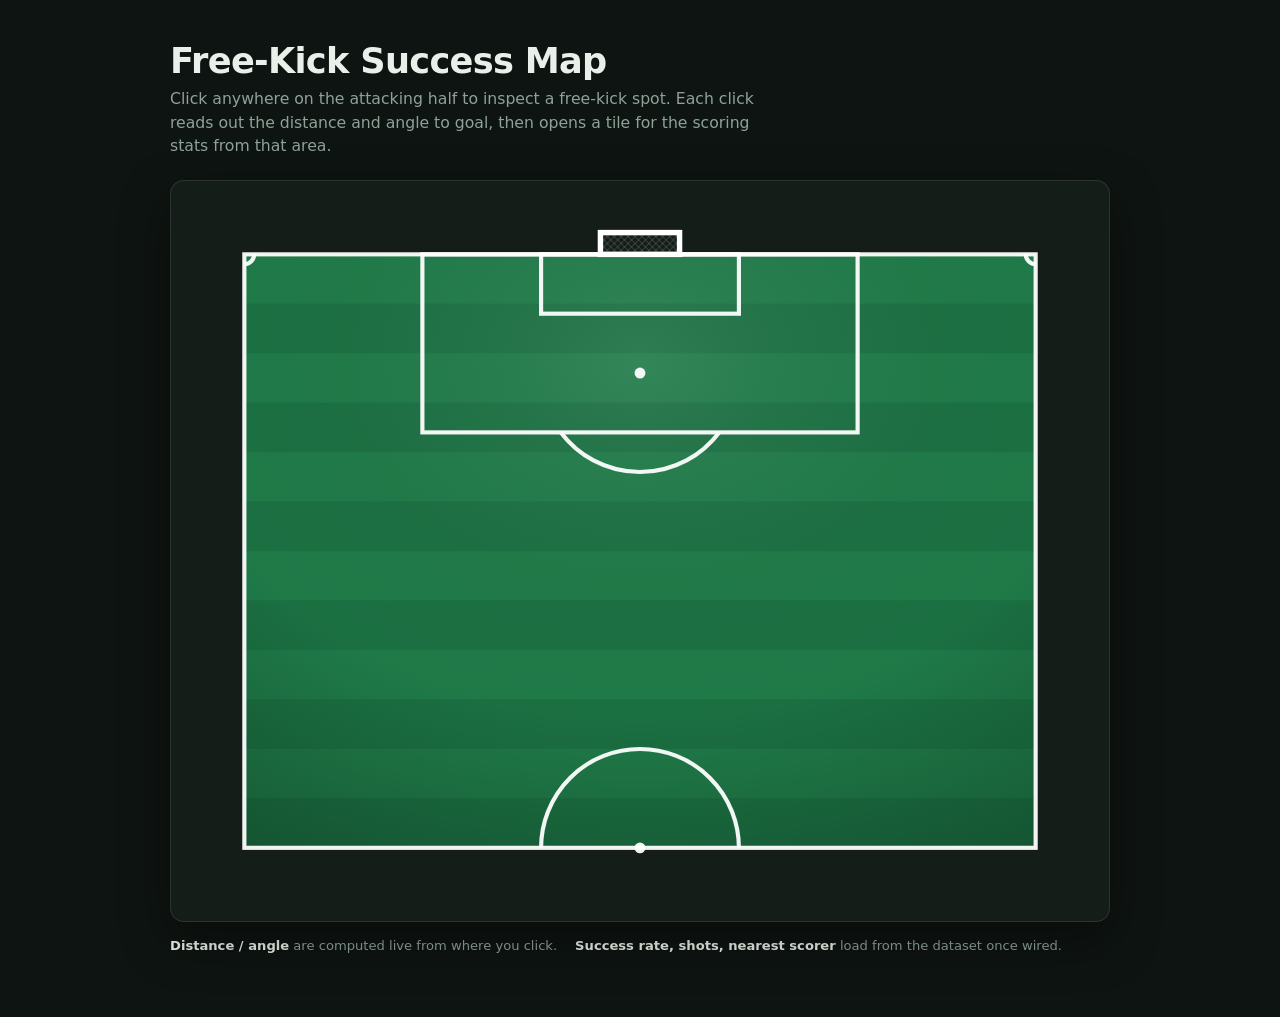
<file: index.html>
<!DOCTYPE html>
<html lang="en">
<head>
  <meta charset="UTF-8" />
  <meta http-equiv="refresh" content="0; url=app/" />
  <link rel="canonical" href="app/" />
  <title>Free-Kick Success Map</title>
</head>
<body>
  <p>Redirecting to the <a href="app/">Free-Kick Success Map</a>.</p>
</body>
</html>
</file>
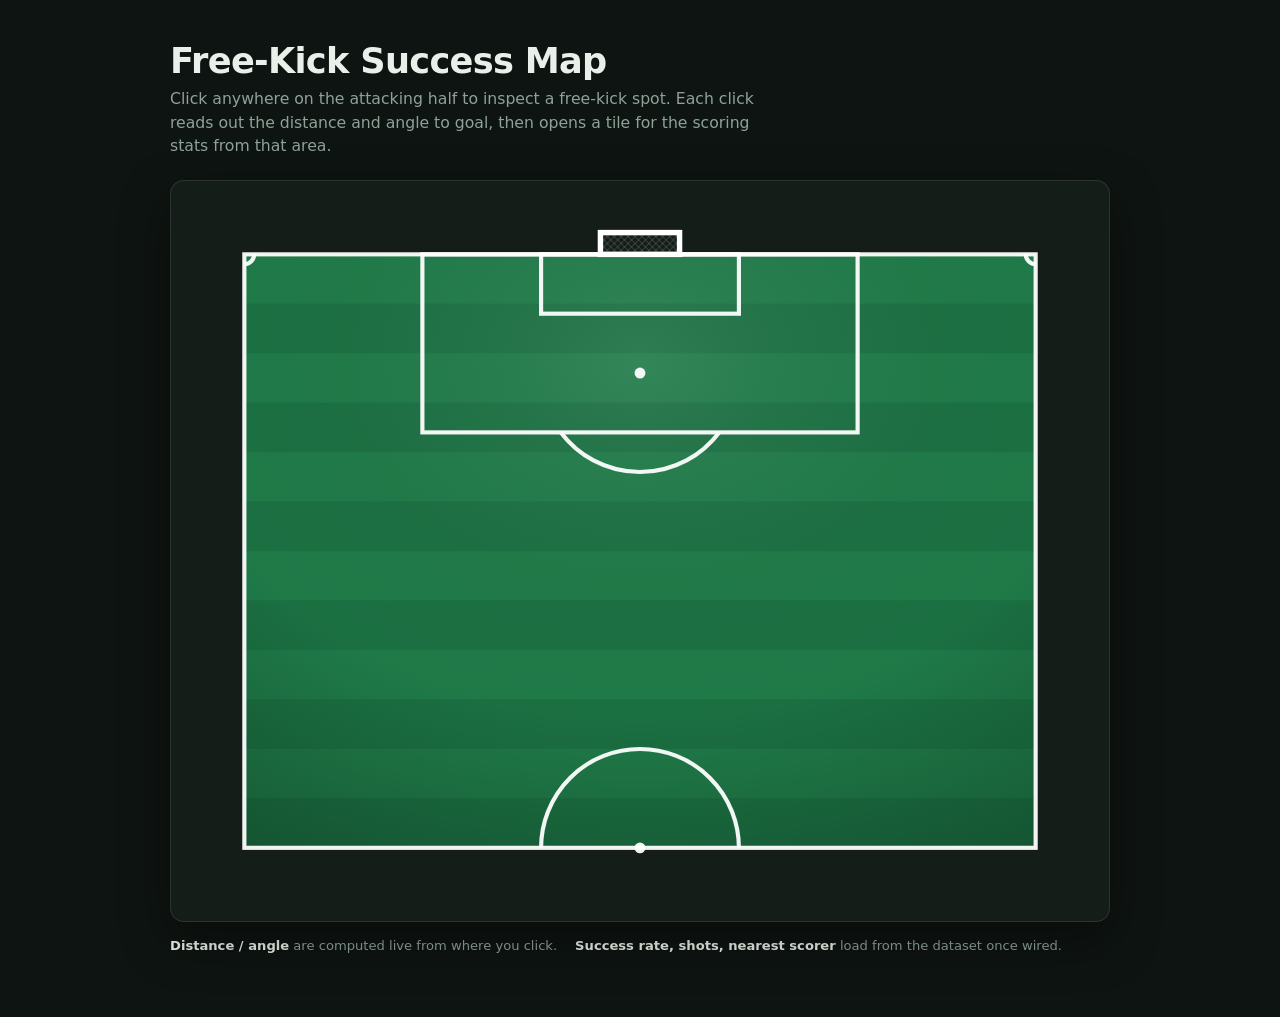
<file: app/index.html>
<!DOCTYPE html>
<html lang="en">
<head>
  <meta charset="UTF-8" />
  <meta name="viewport" content="width=device-width, initial-scale=1.0" />
  <title>Free-Kick Success Map</title>
  <link rel="stylesheet" href="styles.css" />
</head>
<body>
  <main class="page">
    <header class="masthead">
      <h1 class="masthead__title">Free-Kick Success Map</h1>
      <p class="masthead__sub">
        Click anywhere on the attacking half to inspect a free-kick spot. Each click reads out the
        distance and angle to goal, then opens a tile for the scoring stats from that area.
      </p>
    </header>

    <section class="stage">
      <svg id="pitch" viewBox="0 0 92 72" preserveAspectRatio="xMidYMid meet"
           role="img" aria-label="Attacking half of a soccer pitch. Click to inspect a spot."></svg>

      <div class="tile" id="tile" hidden role="dialog" aria-label="Free-kick spot statistics">
        <button class="tile__close" type="button" aria-label="Close">&times;</button>
        <span class="tile__kicker">Free-kick spot</span>
        <span class="tile__coord" id="tileCoord">pitch x, y</span>

        <div class="tile__geo">
          <div class="stat">
            <span class="stat__label">Distance</span>
            <span class="stat__value" id="statDist">--</span>
          </div>
          <div class="stat">
            <span class="stat__label">Angle</span>
            <span class="stat__value" id="statAngle">--</span>
          </div>
        </div>

        <div class="tile__divider">From this area</div>

        <div class="tile__data">
          <div class="stat stat--big">
            <span class="stat__label">Success rate</span>
            <span class="stat__value is-empty" id="statRate">--</span>
          </div>
          <div class="stat">
            <span class="stat__label">Shots</span>
            <span class="stat__value is-empty" id="statShots">--</span>
          </div>
          <div class="stat">
            <span class="stat__label">Goals</span>
            <span class="stat__value is-empty" id="statGoals">--</span>
          </div>
          <div class="stat stat--wide">
            <span class="stat__label">Nearest scorer</span>
            <span class="stat__value is-empty" id="statScorer">--</span>
          </div>
        </div>

        <p class="tile__note" id="tileNote">
          Data slots ready. Run src/build_field_data.py to fill them from the free-kick datasets.
        </p>
      </div>
    </section>

    <div class="legend">
      <span><b>Distance / angle</b> are computed live from where you click.</span>
      <span><b>Success rate, shots, nearest scorer</b> load from the dataset once wired.</span>
    </div>
  </main>

  <script src="app.js"></script>
</body>
</html>
</file>
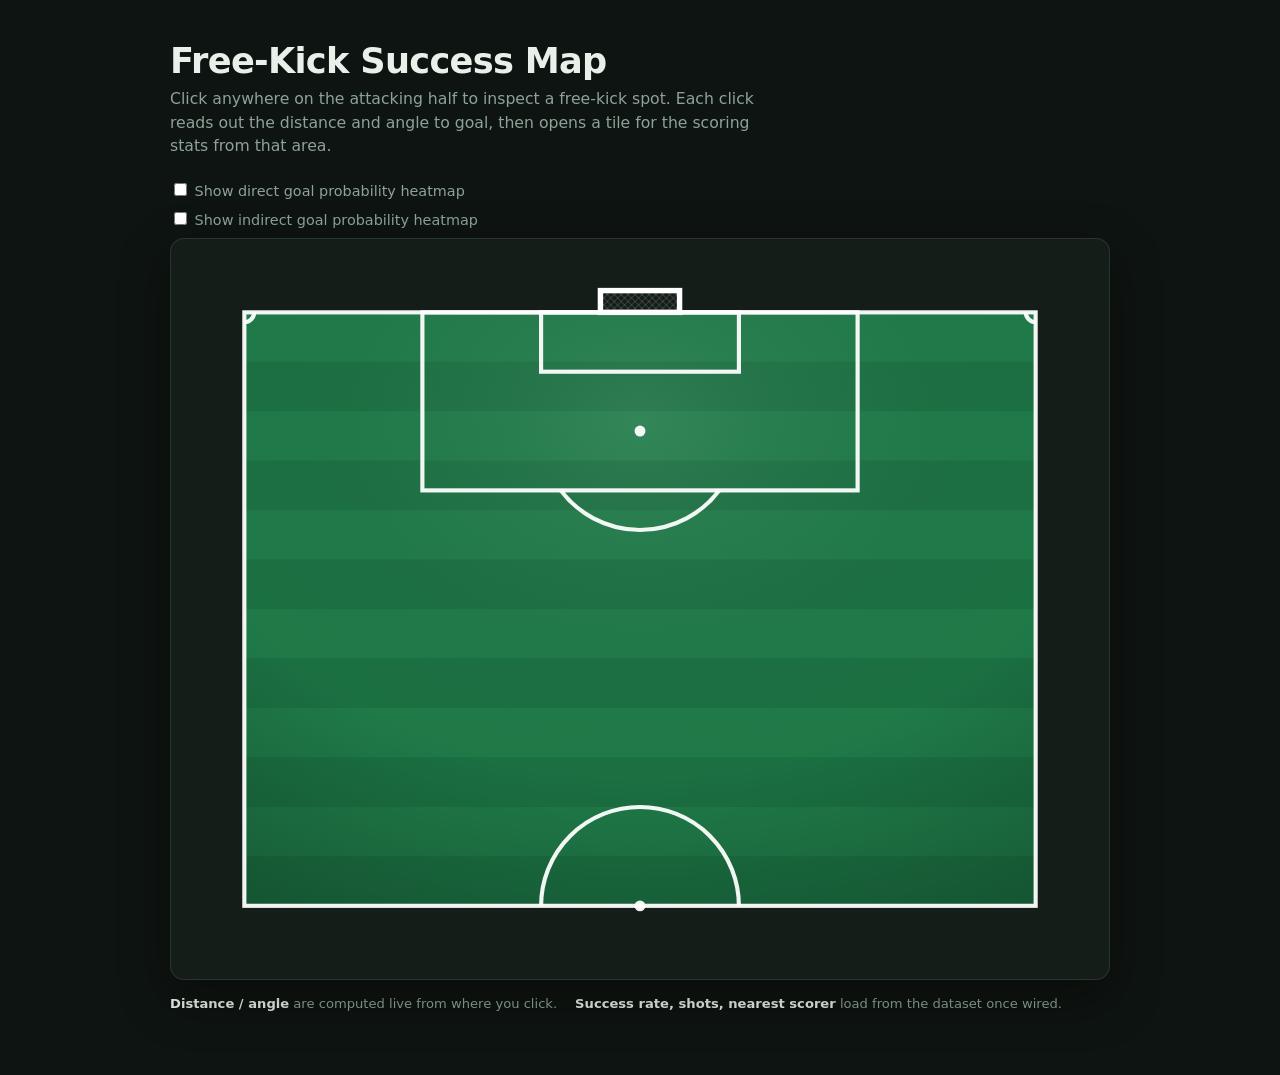
<file: freekick_map.html>
<!DOCTYPE html>
<html lang="en">
<head>
<meta charset="UTF-8" />
<meta name="viewport" content="width=device-width, initial-scale=1.0" />
<title>Free-Kick Success Map</title>
<!--
  SINGLE-FILE VERSION. Double-click this file to open it in any browser.
  No server, no install. Everything (styles, code, data) is inside this one file.
  To refresh the data later, run: python src/build_field_data.py
-->
<style>
:root{
  --bg:#0e1411;--bg-panel:#141d18;--line:rgba(255,255,255,.10);--text:#e9efe9;
  --text-muted:#8ea297;--accent:#f5a524;--accent-soft:rgba(245,165,36,.16);
  --grass-a:#1f7a48;--grass-b:#1b7042;--pitch-line:rgba(255,255,255,.94);
  --radius-card:14px;--radius-chip:10px;
  --mono:ui-monospace,"SF Mono","Cascadia Mono","Roboto Mono",Menlo,Consolas,monospace;
  --sans:ui-sans-serif,system-ui,-apple-system,"Segoe UI",Roboto,Helvetica,Arial,sans-serif;
}
*{box-sizing:border-box}
html,body{margin:0;background:var(--bg);color:var(--text);font-family:var(--sans);-webkit-font-smoothing:antialiased}
.page{max-width:980px;margin:0 auto;padding:40px 20px 64px}
.masthead{margin-bottom:22px}
.masthead__title{font-size:clamp(1.6rem,3vw,2.2rem);font-weight:700;letter-spacing:-.02em;margin:0 0 6px}
.masthead__sub{margin:0;color:var(--text-muted);font-size:.98rem;max-width:60ch;line-height:1.5}
.stage{position:relative;background:var(--bg-panel);border:1px solid var(--line);border-radius:var(--radius-card);padding:14px;box-shadow:0 18px 50px rgba(0,0,0,.35)}
#pitch{display:block;width:100%;height:auto;cursor:crosshair;border-radius:8px;touch-action:manipulation}
.grass{fill:var(--grass-b)}.stripe-a{fill:var(--grass-a)}.stripe-b{fill:var(--grass-b)}
.pline{fill:none;stroke:var(--pitch-line);stroke-width:.42;stroke-linejoin:miter}.pdot{fill:var(--pitch-line)}
.goalframe{fill:none;stroke:#fff;stroke-width:.55}
.marker-dot{fill:var(--accent);stroke:#0e1411;stroke-width:.25}
.marker-ring{fill:none;stroke:var(--accent);stroke-width:.35;transform-box:fill-box;transform-origin:center}
@media (prefers-reduced-motion:no-preference){
  .marker-ring{animation:pulse 1.8s ease-out infinite}
  .marker-dot{animation:pop .28s cubic-bezier(.16,1,.3,1)}
}
@keyframes pulse{0%{opacity:.55;transform:scale(.6)}70%{opacity:0;transform:scale(2.4)}100%{opacity:0;transform:scale(2.4)}}
@keyframes pop{from{transform:scale(.2)}to{transform:scale(1)}}
.tile{position:absolute;z-index:20;width:250px;background:rgba(20,29,24,.96);border:1px solid var(--line);border-radius:var(--radius-card);padding:14px 14px 12px;box-shadow:0 12px 34px rgba(0,0,0,.5);backdrop-filter:blur(6px)}
.tile[hidden]{display:none}
@media (prefers-reduced-motion:no-preference){.tile{animation:tile-in .18s cubic-bezier(.16,1,.3,1)}}
@keyframes tile-in{from{opacity:0;transform:translateY(6px)}to{opacity:1;transform:translateY(0)}}
.tile__close{position:absolute;top:8px;right:8px;width:26px;height:26px;border:none;border-radius:50%;background:rgba(255,255,255,.06);color:var(--text-muted);font-size:16px;line-height:1;cursor:pointer;transition:background .15s,color .15s}
.tile__close:hover{background:rgba(255,255,255,.12);color:var(--text)}
.tile__close:active{transform:scale(.94)}
.tile__kicker{font-size:.72rem;text-transform:uppercase;letter-spacing:.12em;color:var(--accent);font-weight:600}
.tile__coord{display:block;font-family:var(--mono);font-size:.74rem;color:var(--text-muted);margin-top:2px}
.tile__geo,.tile__data{display:grid;grid-template-columns:1fr 1fr;gap:8px;margin-top:12px}
.tile__divider{margin-top:14px;font-size:.7rem;text-transform:uppercase;letter-spacing:.1em;color:var(--text-muted);padding-top:10px;border-top:1px solid var(--line)}
.stat{background:rgba(255,255,255,.03);border-radius:var(--radius-chip);padding:8px 10px}
.stat--big{grid-column:span 2;background:var(--accent-soft)}
.stat--wide{grid-column:span 2}
.stat__label{display:block;font-size:.68rem;color:var(--text-muted);margin-bottom:3px}
.stat__value{font-family:var(--mono);font-size:1.02rem;font-weight:600;color:var(--text)}
.stat--big .stat__value{font-size:1.5rem;color:var(--accent)}
.stat--wide .stat__value{font-size:.9rem}
.stat__value.is-empty{color:var(--text-muted);font-weight:500}
.tile__note{margin:12px 0 0;font-size:.7rem;line-height:1.4;color:var(--text-muted)}
.legend{margin-top:16px;display:flex;gap:18px;flex-wrap:wrap;color:var(--text-muted);font-size:.82rem}
.legend b{color:var(--text);font-weight:600}
@media (max-width:560px){.tile{width:210px}}
</style>
</head>
<body>
<main class="page">
  <header class="masthead">
    <h1 class="masthead__title">Free-Kick Success Map</h1>
    <p class="masthead__sub">Click anywhere on the attacking half to inspect a free-kick spot. Each click reads out the distance and angle to goal, then opens a tile for the scoring stats from that area.</p>
  </header>
  <section class="stage">
    <svg id="pitch" viewBox="0 0 92 72" preserveAspectRatio="xMidYMid meet" role="img" aria-label="Attacking half of a soccer pitch. Click to inspect a spot."></svg>
    <div class="tile" id="tile" hidden role="dialog" aria-label="Free-kick spot statistics">
      <button class="tile__close" type="button" aria-label="Close">&times;</button>
      <span class="tile__kicker">Free-kick spot</span>
      <span class="tile__coord" id="tileCoord">pitch x, y</span>
      <div class="tile__geo">
        <div class="stat"><span class="stat__label">Distance</span><span class="stat__value" id="statDist">--</span></div>
        <div class="stat"><span class="stat__label">Angle</span><span class="stat__value" id="statAngle">--</span></div>
      </div>
      <div class="tile__divider">From this area</div>
      <div class="tile__data">
        <div class="stat stat--big"><span class="stat__label">Success rate</span><span class="stat__value is-empty" id="statRate">--</span></div>
        <div class="stat"><span class="stat__label">Shots</span><span class="stat__value is-empty" id="statShots">--</span></div>
        <div class="stat"><span class="stat__label">Goals</span><span class="stat__value is-empty" id="statGoals">--</span></div>
        <div class="stat stat--wide"><span class="stat__label">Nearest scorer</span><span class="stat__value is-empty" id="statScorer">--</span></div>
      </div>
      <p class="tile__note" id="tileNote">Data slots ready. Run src/build_field_data.py to fill them from the free-kick datasets.</p>
    </div>
  </section>
  <div class="legend">
    <span><b>Distance / angle</b> are computed live from where you click.</span>
    <span><b>Success rate, shots, nearest scorer</b> load from the dataset once wired.</span>
  </div>
</main>
<script>
// Data baked into this file. Regenerate with: python src/build_field_data.py
const FIELD_DATA = {"bin_size": 5, "x_min": 60, "x_max": 120, "y_min": 0, "y_max": 80, "cells": {"0_1": {"shots": 1, "goals": 0, "rate": 0.0, "nearest_scorer": null, "direct": {"shots": 1, "goals": 0, "rate": 0.0}, "indirect": null}, "0_3": {"shots": 1, "goals": 0, "rate": 0.0, "nearest_scorer": null, "direct": null, "indirect": {"shots": 1, "goals": 0, "rate": 0.0}}, "0_4": {"shots": 1, "goals": 0, "rate": 0.0, "nearest_scorer": null, "direct": {"shots": 1, "goals": 0, "rate": 0.0}, "indirect": null}, "0_5": {"shots": 2, "goals": 0, "rate": 0.0, "nearest_scorer": null, "direct": null, "indirect": {"shots": 2, "goals": 0, "rate": 0.0}}, "0_7": {"shots": 2, "goals": 0, "rate": 0.0, "nearest_scorer": null, "direct": null, "indirect": {"shots": 2, "goals": 0, "rate": 0.0}}, "0_9": {"shots": 3, "goals": 0, "rate": 0.0, "nearest_scorer": null, "direct": {"shots": 1, "goals": 0, "rate": 0.0}, "indirect": {"shots": 2, "goals": 0, "rate": 0.0}}, "0_10": {"shots": 1, "goals": 0, "rate": 0.0, "nearest_scorer": null, "direct": null, "indirect": {"shots": 1, "goals": 0, "rate": 0.0}}, "0_12": {"shots": 1, "goals": 0, "rate": 0.0, "nearest_scorer": null, "direct": {"shots": 1, "goals": 0, "rate": 0.0}, "indirect": null}, "0_15": {"shots": 1, "goals": 0, "rate": 0.0, "nearest_scorer": null, "direct": null, "indirect": {"shots": 1, "goals": 0, "rate": 0.0}}, "1_3": {"shots": 1, "goals": 0, "rate": 0.0, "nearest_scorer": null, "direct": {"shots": 1, "goals": 0, "rate": 0.0}, "indirect": null}, "1_4": {"shots": 1, "goals": 0, "rate": 0.0, "nearest_scorer": null, "direct": {"shots": 1, "goals": 0, "rate": 0.0}, "indirect": null}, "1_5": {"shots": 1, "goals": 0, "rate": 0.0, "nearest_scorer": null, "direct": null, "indirect": {"shots": 1, "goals": 0, "rate": 0.0}}, "1_7": {"shots": 1, "goals": 0, "rate": 0.0, "nearest_scorer": null, "direct": {"shots": 1, "goals": 0, "rate": 0.0}, "indirect": null}, "1_8": {"shots": 1, "goals": 0, "rate": 0.0, "nearest_scorer": null, "direct": null, "indirect": {"shots": 1, "goals": 0, "rate": 0.0}}, "1_10": {"shots": 1, "goals": 0, "rate": 0.0, "nearest_scorer": null, "direct": null, "indirect": {"shots": 1, "goals": 0, "rate": 0.0}}, "1_14": {"shots": 1, "goals": 0, "rate": 0.0, "nearest_scorer": null, "direct": null, "indirect": {"shots": 1, "goals": 0, "rate": 0.0}}, "2_1": {"shots": 1, "goals": 0, "rate": 0.0, "nearest_scorer": null, "direct": null, "indirect": {"shots": 1, "goals": 0, "rate": 0.0}}, "2_3": {"shots": 1, "goals": 0, "rate": 0.0, "nearest_scorer": null, "direct": {"shots": 1, "goals": 0, "rate": 0.0}, "indirect": null}, "2_5": {"shots": 1, "goals": 0, "rate": 0.0, "nearest_scorer": null, "direct": {"shots": 1, "goals": 0, "rate": 0.0}, "indirect": null}, "2_6": {"shots": 1, "goals": 0, "rate": 0.0, "nearest_scorer": null, "direct": null, "indirect": {"shots": 1, "goals": 0, "rate": 0.0}}, "2_7": {"shots": 1, "goals": 0, "rate": 0.0, "nearest_scorer": null, "direct": null, "indirect": {"shots": 1, "goals": 0, "rate": 0.0}}, "2_8": {"shots": 1, "goals": 0, "rate": 0.0, "nearest_scorer": null, "direct": null, "indirect": {"shots": 1, "goals": 0, "rate": 0.0}}, "2_9": {"shots": 1, "goals": 0, "rate": 0.0, "nearest_scorer": null, "direct": null, "indirect": {"shots": 1, "goals": 0, "rate": 0.0}}, "2_10": {"shots": 2, "goals": 0, "rate": 0.0, "nearest_scorer": null, "direct": {"shots": 1, "goals": 0, "rate": 0.0}, "indirect": {"shots": 1, "goals": 0, "rate": 0.0}}, "3_2": {"shots": 1, "goals": 0, "rate": 0.0, "nearest_scorer": null, "direct": {"shots": 1, "goals": 0, "rate": 0.0}, "indirect": null}, "3_3": {"shots": 2, "goals": 0, "rate": 0.0, "nearest_scorer": null, "direct": {"shots": 1, "goals": 0, "rate": 0.0}, "indirect": {"shots": 1, "goals": 0, "rate": 0.0}}, "3_4": {"shots": 5, "goals": 0, "rate": 0.0, "nearest_scorer": null, "direct": {"shots": 4, "goals": 0, "rate": 0.0}, "indirect": {"shots": 1, "goals": 0, "rate": 0.0}}, "3_5": {"shots": 5, "goals": 0, "rate": 0.0, "nearest_scorer": null, "direct": {"shots": 3, "goals": 0, "rate": 0.0}, "indirect": {"shots": 2, "goals": 0, "rate": 0.0}}, "3_6": {"shots": 6, "goals": 1, "rate": 0.1667, "nearest_scorer": {"player": "Yannis Salibur", "x": 76.7, "y": 34.6, "competition": "Ligue 1"}, "direct": {"shots": 2, "goals": 1, "rate": 0.5}, "indirect": {"shots": 4, "goals": 0, "rate": 0.0}}, "3_7": {"shots": 12, "goals": 0, "rate": 0.0, "nearest_scorer": null, "direct": {"shots": 7, "goals": 0, "rate": 0.0}, "indirect": {"shots": 5, "goals": 0, "rate": 0.0}}, "3_8": {"shots": 16, "goals": 0, "rate": 0.0, "nearest_scorer": null, "direct": {"shots": 10, "goals": 0, "rate": 0.0}, "indirect": {"shots": 6, "goals": 0, "rate": 0.0}}, "3_9": {"shots": 8, "goals": 1, "rate": 0.125, "nearest_scorer": {"player": "Oliver Kragl", "x": 79.1, "y": 47.6, "competition": "Serie A"}, "direct": {"shots": 4, "goals": 1, "rate": 0.25}, "indirect": {"shots": 4, "goals": 0, "rate": 0.0}}, "3_10": {"shots": 4, "goals": 1, "rate": 0.25, "nearest_scorer": {"player": "Beb\u00e9", "x": 76.6, "y": 54.7, "competition": "African Cup of Nations"}, "direct": {"shots": 3, "goals": 1, "rate": 0.3333}, "indirect": {"shots": 1, "goals": 0, "rate": 0.0}}, "3_11": {"shots": 2, "goals": 0, "rate": 0.0, "nearest_scorer": null, "direct": {"shots": 1, "goals": 0, "rate": 0.0}, "indirect": {"shots": 1, "goals": 0, "rate": 0.0}}, "3_12": {"shots": 2, "goals": 0, "rate": 0.0, "nearest_scorer": null, "direct": {"shots": 1, "goals": 0, "rate": 0.0}, "indirect": {"shots": 1, "goals": 0, "rate": 0.0}}, "3_15": {"shots": 2, "goals": 0, "rate": 0.0, "nearest_scorer": null, "direct": {"shots": 1, "goals": 0, "rate": 0.0}, "indirect": {"shots": 1, "goals": 0, "rate": 0.0}}, "4_1": {"shots": 1, "goals": 0, "rate": 0.0, "nearest_scorer": null, "direct": {"shots": 1, "goals": 0, "rate": 0.0}, "indirect": null}, "4_2": {"shots": 3, "goals": 1, "rate": 0.3333, "nearest_scorer": {"player": "Sadio Diallo", "x": 84.6, "y": 11.4, "competition": "Ligue 1"}, "direct": {"shots": 2, "goals": 1, "rate": 0.5}, "indirect": {"shots": 1, "goals": 0, "rate": 0.0}}, "4_3": {"shots": 3, "goals": 0, "rate": 0.0, "nearest_scorer": null, "direct": {"shots": 2, "goals": 0, "rate": 0.0}, "indirect": {"shots": 1, "goals": 0, "rate": 0.0}}, "4_4": {"shots": 19, "goals": 2, "rate": 0.1053, "nearest_scorer": {"player": "Atila Turan", "x": 83.5, "y": 22.5, "competition": "Ligue 1"}, "direct": {"shots": 10, "goals": 1, "rate": 0.1}, "indirect": {"shots": 9, "goals": 1, "rate": 0.1111}}, "4_5": {"shots": 35, "goals": 0, "rate": 0.0, "nearest_scorer": null, "direct": {"shots": 20, "goals": 0, "rate": 0.0}, "indirect": {"shots": 15, "goals": 0, "rate": 0.0}}, "4_6": {"shots": 55, "goals": 2, "rate": 0.0364, "nearest_scorer": {"player": "Deco", "x": 83.0, "y": 34.1, "competition": "La Liga"}, "direct": {"shots": 34, "goals": 2, "rate": 0.0588}, "indirect": {"shots": 21, "goals": 0, "rate": 0.0}}, "4_7": {"shots": 91, "goals": 0, "rate": 0.0, "nearest_scorer": null, "direct": {"shots": 47, "goals": 0, "rate": 0.0}, "indirect": {"shots": 44, "goals": 0, "rate": 0.0}}, "4_8": {"shots": 82, "goals": 0, "rate": 0.0, "nearest_scorer": null, "direct": {"shots": 46, "goals": 0, "rate": 0.0}, "indirect": {"shots": 36, "goals": 0, "rate": 0.0}}, "4_9": {"shots": 55, "goals": 3, "rate": 0.0545, "nearest_scorer": {"player": "Michael Gregoritsch", "x": 82.2, "y": 46.6, "competition": "1. Bundesliga"}, "direct": {"shots": 34, "goals": 3, "rate": 0.0882}, "indirect": {"shots": 21, "goals": 0, "rate": 0.0}}, "4_10": {"shots": 18, "goals": 0, "rate": 0.0, "nearest_scorer": null, "direct": {"shots": 8, "goals": 0, "rate": 0.0}, "indirect": {"shots": 10, "goals": 0, "rate": 0.0}}, "4_11": {"shots": 12, "goals": 0, "rate": 0.0, "nearest_scorer": null, "direct": {"shots": 5, "goals": 0, "rate": 0.0}, "indirect": {"shots": 7, "goals": 0, "rate": 0.0}}, "4_12": {"shots": 1, "goals": 0, "rate": 0.0, "nearest_scorer": null, "direct": {"shots": 1, "goals": 0, "rate": 0.0}, "indirect": null}, "4_13": {"shots": 1, "goals": 0, "rate": 0.0, "nearest_scorer": null, "direct": {"shots": 1, "goals": 0, "rate": 0.0}, "indirect": null}, "5_0": {"shots": 2, "goals": 1, "rate": 0.5, "nearest_scorer": {"player": "Mohamed Larbi", "x": 89.3, "y": 4.6, "competition": "Ligue 1"}, "direct": {"shots": 1, "goals": 1, "rate": 1.0}, "indirect": {"shots": 1, "goals": 0, "rate": 0.0}}, "5_2": {"shots": 1, "goals": 1, "rate": 1.0, "nearest_scorer": {"player": "Wahbi Khazri", "x": 88.9, "y": 11.6, "competition": "Premier League"}, "direct": {"shots": 1, "goals": 1, "rate": 1.0}, "indirect": null}, "5_3": {"shots": 12, "goals": 1, "rate": 0.0833, "nearest_scorer": {"player": "Greg Stewart", "x": 88.5, "y": 18.9, "competition": "Indian Super league"}, "direct": {"shots": 7, "goals": 1, "rate": 0.1429}, "indirect": {"shots": 5, "goals": 0, "rate": 0.0}}, "5_4": {"shots": 50, "goals": 3, "rate": 0.06, "nearest_scorer": {"player": "Lucas Digne", "x": 87.5, "y": 23.8, "competition": "Serie A"}, "direct": {"shots": 23, "goals": 2, "rate": 0.087}, "indirect": {"shots": 27, "goals": 1, "rate": 0.037}}, "5_5": {"shots": 137, "goals": 1, "rate": 0.0073, "nearest_scorer": {"player": "Robert Andrich", "x": 87.1, "y": 28.2, "competition": "1. Bundesliga"}, "direct": {"shots": 76, "goals": 0, "rate": 0.0}, "indirect": {"shots": 61, "goals": 1, "rate": 0.0164}}, "5_6": {"shots": 194, "goals": 5, "rate": 0.0258, "nearest_scorer": {"player": "Yevgen Konoplyanka", "x": 87.2, "y": 32.3, "competition": "La Liga"}, "direct": {"shots": 100, "goals": 3, "rate": 0.03}, "indirect": {"shots": 94, "goals": 2, "rate": 0.0213}}, "5_7": {"shots": 257, "goals": 2, "rate": 0.0078, "nearest_scorer": {"player": "Lionel Messi", "x": 88.5, "y": 37.6, "competition": "La Liga"}, "direct": {"shots": 136, "goals": 2, "rate": 0.0147}, "indirect": {"shots": 121, "goals": 0, "rate": 0.0}}, "5_8": {"shots": 273, "goals": 4, "rate": 0.0147, "nearest_scorer": {"player": "Luis Ch\u00e1vez", "x": 86.7, "y": 41.3, "competition": "FIFA World Cup"}, "direct": {"shots": 152, "goals": 4, "rate": 0.0263}, "indirect": {"shots": 121, "goals": 0, "rate": 0.0}}, "5_9": {"shots": 209, "goals": 2, "rate": 0.0096, "nearest_scorer": {"player": "Ali Adnan", "x": 86.8, "y": 48.0, "competition": "Serie A"}, "direct": {"shots": 116, "goals": 2, "rate": 0.0172}, "indirect": {"shots": 93, "goals": 0, "rate": 0.0}}, "5_10": {"shots": 119, "goals": 3, "rate": 0.0252, "nearest_scorer": {"player": "Martin Braithwaite", "x": 89.5, "y": 52.0, "competition": "Ligue 1"}, "direct": {"shots": 71, "goals": 2, "rate": 0.0282}, "indirect": {"shots": 48, "goals": 1, "rate": 0.0208}}, "5_11": {"shots": 34, "goals": 2, "rate": 0.0588, "nearest_scorer": {"player": "Dani Alves", "x": 87.2, "y": 57.2, "competition": "La Liga"}, "direct": {"shots": 16, "goals": 1, "rate": 0.0625}, "indirect": {"shots": 18, "goals": 1, "rate": 0.0556}}, "5_12": {"shots": 11, "goals": 0, "rate": 0.0, "nearest_scorer": null, "direct": {"shots": 6, "goals": 0, "rate": 0.0}, "indirect": {"shots": 5, "goals": 0, "rate": 0.0}}, "5_13": {"shots": 4, "goals": 0, "rate": 0.0, "nearest_scorer": null, "direct": {"shots": 2, "goals": 0, "rate": 0.0}, "indirect": {"shots": 2, "goals": 0, "rate": 0.0}}, "6_1": {"shots": 2, "goals": 0, "rate": 0.0, "nearest_scorer": null, "direct": {"shots": 2, "goals": 0, "rate": 0.0}, "indirect": null}, "6_2": {"shots": 3, "goals": 1, "rate": 0.3333, "nearest_scorer": {"player": "Willian", "x": 94.2, "y": 14.4, "competition": "Premier League"}, "direct": {"shots": 3, "goals": 1, "rate": 0.3333}, "indirect": null}, "6_3": {"shots": 29, "goals": 1, "rate": 0.0345, "nearest_scorer": {"player": "Willian", "x": 93.4, "y": 17.2, "competition": "Premier League"}, "direct": {"shots": 17, "goals": 1, "rate": 0.0588}, "indirect": {"shots": 12, "goals": 0, "rate": 0.0}}, "6_4": {"shots": 160, "goals": 5, "rate": 0.0312, "nearest_scorer": {"player": "Ronaldinho", "x": 92.9, "y": 22.6, "competition": "La Liga"}, "direct": {"shots": 84, "goals": 4, "rate": 0.0476}, "indirect": {"shots": 76, "goals": 1, "rate": 0.0132}}, "6_5": {"shots": 298, "goals": 10, "rate": 0.0336, "nearest_scorer": {"player": "Leandro Paredes", "x": 91.9, "y": 27.6, "competition": "Serie A"}, "direct": {"shots": 149, "goals": 6, "rate": 0.0403}, "indirect": {"shots": 149, "goals": 4, "rate": 0.0268}}, "6_6": {"shots": 366, "goals": 20, "rate": 0.0546, "nearest_scorer": {"player": "Xavi", "x": 92.8, "y": 32.6, "competition": "La Liga"}, "direct": {"shots": 195, "goals": 16, "rate": 0.0821}, "indirect": {"shots": 171, "goals": 4, "rate": 0.0234}}, "6_7": {"shots": 359, "goals": 19, "rate": 0.0529, "nearest_scorer": {"player": "Dame N'Doye", "x": 92.0, "y": 37.9, "competition": "Premier League"}, "direct": {"shots": 166, "goals": 11, "rate": 0.0663}, "indirect": {"shots": 193, "goals": 8, "rate": 0.0415}}, "6_8": {"shots": 410, "goals": 12, "rate": 0.0293, "nearest_scorer": {"player": "Lionel Messi", "x": 92.9, "y": 42.9, "competition": "La Liga"}, "direct": {"shots": 184, "goals": 10, "rate": 0.0543}, "indirect": {"shots": 226, "goals": 2, "rate": 0.0088}}, "6_9": {"shots": 344, "goals": 18, "rate": 0.0523, "nearest_scorer": {"player": "Omar Alderete", "x": 92.9, "y": 47.3, "competition": "Copa America"}, "direct": {"shots": 172, "goals": 11, "rate": 0.064}, "indirect": {"shots": 172, "goals": 7, "rate": 0.0407}}, "6_10": {"shots": 252, "goals": 12, "rate": 0.0476, "nearest_scorer": {"player": "Mario Gaspar", "x": 92.3, "y": 52.6, "competition": "La Liga"}, "direct": {"shots": 130, "goals": 8, "rate": 0.0615}, "indirect": {"shots": 122, "goals": 4, "rate": 0.0328}}, "6_11": {"shots": 133, "goals": 5, "rate": 0.0376, "nearest_scorer": {"player": "Lionel Messi", "x": 91.8, "y": 57.1, "competition": "La Liga"}, "direct": {"shots": 61, "goals": 4, "rate": 0.0656}, "indirect": {"shots": 72, "goals": 1, "rate": 0.0139}}, "6_12": {"shots": 30, "goals": 1, "rate": 0.0333, "nearest_scorer": {"player": "Dani Alves", "x": 94.6, "y": 60.7, "competition": "La Liga"}, "direct": {"shots": 15, "goals": 0, "rate": 0.0}, "indirect": {"shots": 15, "goals": 1, "rate": 0.0667}}, "6_13": {"shots": 1, "goals": 0, "rate": 0.0, "nearest_scorer": null, "direct": null, "indirect": {"shots": 1, "goals": 0, "rate": 0.0}}, "6_15": {"shots": 1, "goals": 0, "rate": 0.0, "nearest_scorer": null, "direct": {"shots": 1, "goals": 0, "rate": 0.0}, "indirect": null}, "7_0": {"shots": 2, "goals": 2, "rate": 1.0, "nearest_scorer": {"player": "Sofiane Boufal", "x": 99.1, "y": 3.5, "competition": "Ligue 1"}, "direct": {"shots": 2, "goals": 2, "rate": 1.0}, "indirect": null}, "7_1": {"shots": 2, "goals": 0, "rate": 0.0, "nearest_scorer": null, "direct": {"shots": 1, "goals": 0, "rate": 0.0}, "indirect": {"shots": 1, "goals": 0, "rate": 0.0}}, "7_2": {"shots": 9, "goals": 1, "rate": 0.1111, "nearest_scorer": {"player": "Adem Ljaji\u0107", "x": 98.6, "y": 14.7, "competition": "Serie A"}, "direct": {"shots": 8, "goals": 1, "rate": 0.125}, "indirect": {"shots": 1, "goals": 0, "rate": 0.0}}, "7_3": {"shots": 73, "goals": 4, "rate": 0.0548, "nearest_scorer": {"player": "Lionel Messi", "x": 97.2, "y": 18.0, "competition": "La Liga"}, "direct": {"shots": 39, "goals": 4, "rate": 0.1026}, "indirect": {"shots": 34, "goals": 0, "rate": 0.0}}, "7_4": {"shots": 266, "goals": 11, "rate": 0.0414, "nearest_scorer": {"player": "Luca Cigarini", "x": 97.9, "y": 22.9, "competition": "Serie A"}, "direct": {"shots": 136, "goals": 8, "rate": 0.0588}, "indirect": {"shots": 130, "goals": 3, "rate": 0.0231}}, "7_5": {"shots": 342, "goals": 20, "rate": 0.0585, "nearest_scorer": {"player": "Ronaldinho", "x": 98.1, "y": 27.2, "competition": "La Liga"}, "direct": {"shots": 179, "goals": 18, "rate": 0.1006}, "indirect": {"shots": 163, "goals": 2, "rate": 0.0123}}, "7_6": {"shots": 409, "goals": 27, "rate": 0.066, "nearest_scorer": {"player": "Gylfi Sigur\u00f0sson", "x": 97.5, "y": 32.4, "competition": "Premier League"}, "direct": {"shots": 149, "goals": 14, "rate": 0.094}, "indirect": {"shots": 260, "goals": 13, "rate": 0.05}}, "7_7": {"shots": 351, "goals": 26, "rate": 0.0741, "nearest_scorer": {"player": "Robert Bauer", "x": 97.3, "y": 37.7, "competition": "1. Bundesliga"}, "direct": {"shots": 108, "goals": 10, "rate": 0.0926}, "indirect": {"shots": 243, "goals": 16, "rate": 0.0658}}, "7_8": {"shots": 345, "goals": 29, "rate": 0.0841, "nearest_scorer": {"player": "Vladlen Yurchenko", "x": 98.2, "y": 42.8, "competition": "1. Bundesliga"}, "direct": {"shots": 106, "goals": 17, "rate": 0.1604}, "indirect": {"shots": 239, "goals": 12, "rate": 0.0502}}, "7_9": {"shots": 377, "goals": 19, "rate": 0.0504, "nearest_scorer": {"player": "Juan Mata", "x": 96.7, "y": 47.7, "competition": "Premier League"}, "direct": {"shots": 139, "goals": 16, "rate": 0.1151}, "indirect": {"shots": 238, "goals": 3, "rate": 0.0126}}, "7_10": {"shots": 326, "goals": 11, "rate": 0.0337, "nearest_scorer": {"player": "Lionel Messi", "x": 97.7, "y": 51.3, "competition": "La Liga"}, "direct": {"shots": 140, "goals": 7, "rate": 0.05}, "indirect": {"shots": 186, "goals": 4, "rate": 0.0215}}, "7_11": {"shots": 240, "goals": 8, "rate": 0.0333, "nearest_scorer": {"player": "Adam Johnson", "x": 96.6, "y": 56.7, "competition": "Premier League"}, "direct": {"shots": 106, "goals": 7, "rate": 0.066}, "indirect": {"shots": 134, "goals": 1, "rate": 0.0075}}, "7_12": {"shots": 67, "goals": 0, "rate": 0.0, "nearest_scorer": null, "direct": {"shots": 39, "goals": 0, "rate": 0.0}, "indirect": {"shots": 28, "goals": 0, "rate": 0.0}}, "7_13": {"shots": 8, "goals": 1, "rate": 0.125, "nearest_scorer": {"player": "Amir Dervi\u0161evi\u010d", "x": 95.4, "y": 65.5, "competition": "Indian Super league"}, "direct": {"shots": 8, "goals": 1, "rate": 0.125}, "indirect": null}, "7_14": {"shots": 4, "goals": 0, "rate": 0.0, "nearest_scorer": null, "direct": {"shots": 2, "goals": 0, "rate": 0.0}, "indirect": {"shots": 2, "goals": 0, "rate": 0.0}}, "8_0": {"shots": 3, "goals": 0, "rate": 0.0, "nearest_scorer": null, "direct": {"shots": 2, "goals": 0, "rate": 0.0}, "indirect": {"shots": 1, "goals": 0, "rate": 0.0}}, "8_1": {"shots": 3, "goals": 0, "rate": 0.0, "nearest_scorer": null, "direct": {"shots": 3, "goals": 0, "rate": 0.0}, "indirect": null}, "8_2": {"shots": 12, "goals": 0, "rate": 0.0, "nearest_scorer": null, "direct": {"shots": 12, "goals": 0, "rate": 0.0}, "indirect": null}, "8_3": {"shots": 79, "goals": 5, "rate": 0.0633, "nearest_scorer": {"player": "Georges-Kevin N'Koudou", "x": 103.2, "y": 19.1, "competition": "Ligue 1"}, "direct": {"shots": 52, "goals": 3, "rate": 0.0577}, "indirect": {"shots": 27, "goals": 2, "rate": 0.0741}}, "8_4": {"shots": 180, "goals": 6, "rate": 0.0333, "nearest_scorer": {"player": "Harry Kane", "x": 103.3, "y": 23.8, "competition": "Premier League"}, "direct": {"shots": 43, "goals": 3, "rate": 0.0698}, "indirect": {"shots": 137, "goals": 3, "rate": 0.0219}}, "8_5": {"shots": 295, "goals": 17, "rate": 0.0576, "nearest_scorer": {"player": "Leandro Paredes", "x": 102.2, "y": 27.2, "competition": "Serie A"}, "direct": {"shots": 41, "goals": 4, "rate": 0.0976}, "indirect": {"shots": 254, "goals": 13, "rate": 0.0512}}, "8_6": {"shots": 311, "goals": 23, "rate": 0.074, "nearest_scorer": {"player": "Seydou K\u00e9ita", "x": 103.8, "y": 32.2, "competition": "La Liga"}, "direct": {"shots": 33, "goals": 3, "rate": 0.0909}, "indirect": {"shots": 278, "goals": 20, "rate": 0.0719}}, "8_7": {"shots": 349, "goals": 38, "rate": 0.1089, "nearest_scorer": {"player": "Samuel Eto'o", "x": 102.5, "y": 37.3, "competition": "La Liga"}, "direct": {"shots": 22, "goals": 5, "rate": 0.2273}, "indirect": {"shots": 327, "goals": 33, "rate": 0.1009}}, "8_8": {"shots": 334, "goals": 40, "rate": 0.1198, "nearest_scorer": {"player": "C\u00e9sar Augusto Yanis Velasco", "x": 103.2, "y": 42.4, "competition": "Copa America"}, "direct": {"shots": 29, "goals": 9, "rate": 0.3103}, "indirect": {"shots": 305, "goals": 31, "rate": 0.1016}}, "8_9": {"shots": 293, "goals": 27, "rate": 0.0922, "nearest_scorer": {"player": "Nicolai M\u00fcller", "x": 103.0, "y": 47.1, "competition": "1. Bundesliga"}, "direct": {"shots": 23, "goals": 2, "rate": 0.087}, "indirect": {"shots": 270, "goals": 25, "rate": 0.0926}}, "8_10": {"shots": 257, "goals": 7, "rate": 0.0272, "nearest_scorer": {"player": "Lu\u00eds Fabiano", "x": 104.6, "y": 51.5, "competition": "La Liga"}, "direct": {"shots": 32, "goals": 0, "rate": 0.0}, "indirect": {"shots": 225, "goals": 7, "rate": 0.0311}}, "8_11": {"shots": 177, "goals": 6, "rate": 0.0339, "nearest_scorer": {"player": "Lionel Messi", "x": 104.1, "y": 58.1, "competition": "La Liga"}, "direct": {"shots": 26, "goals": 1, "rate": 0.0385}, "indirect": {"shots": 151, "goals": 5, "rate": 0.0331}}, "8_12": {"shots": 56, "goals": 2, "rate": 0.0357, "nearest_scorer": {"player": "Giuseppe Rossi", "x": 103.4, "y": 62.7, "competition": "La Liga"}, "direct": {"shots": 33, "goals": 2, "rate": 0.0606}, "indirect": {"shots": 23, "goals": 0, "rate": 0.0}}, "8_13": {"shots": 7, "goals": 0, "rate": 0.0, "nearest_scorer": null, "direct": {"shots": 5, "goals": 0, "rate": 0.0}, "indirect": {"shots": 2, "goals": 0, "rate": 0.0}}, "8_14": {"shots": 1, "goals": 0, "rate": 0.0, "nearest_scorer": null, "direct": {"shots": 1, "goals": 0, "rate": 0.0}, "indirect": null}, "9_0": {"shots": 3, "goals": 0, "rate": 0.0, "nearest_scorer": null, "direct": {"shots": 3, "goals": 0, "rate": 0.0}, "indirect": null}, "9_1": {"shots": 5, "goals": 0, "rate": 0.0, "nearest_scorer": null, "direct": {"shots": 5, "goals": 0, "rate": 0.0}, "indirect": null}, "9_2": {"shots": 15, "goals": 1, "rate": 0.0667, "nearest_scorer": {"player": "James Milner", "x": 107.9, "y": 11.7, "competition": "Premier League"}, "direct": {"shots": 12, "goals": 1, "rate": 0.0833}, "indirect": {"shots": 3, "goals": 0, "rate": 0.0}}, "9_3": {"shots": 44, "goals": 2, "rate": 0.0455, "nearest_scorer": {"player": "Miguel \u00c1ngel Brindisi", "x": 107.6, "y": 16.3, "competition": "Copa del Rey"}, "direct": {"shots": 28, "goals": 1, "rate": 0.0357}, "indirect": {"shots": 16, "goals": 1, "rate": 0.0625}}, "9_4": {"shots": 131, "goals": 3, "rate": 0.0229, "nearest_scorer": {"player": "Ivan Peri\u0161i\u0107", "x": 109.0, "y": 23.3, "competition": "UEFA Euro"}, "direct": null, "indirect": {"shots": 131, "goals": 3, "rate": 0.0229}}, "9_5": {"shots": 283, "goals": 23, "rate": 0.0813, "nearest_scorer": {"player": "Connor Wickham", "x": 108.0, "y": 28.0, "competition": "Premier League"}, "direct": null, "indirect": {"shots": 283, "goals": 23, "rate": 0.0813}}, "9_6": {"shots": 426, "goals": 43, "rate": 0.1009, "nearest_scorer": {"player": "Oscar Wendt", "x": 108.1, "y": 32.6, "competition": "1. Bundesliga"}, "direct": null, "indirect": {"shots": 426, "goals": 43, "rate": 0.1009}}, "9_7": {"shots": 636, "goals": 71, "rate": 0.1116, "nearest_scorer": {"player": "Romelu Lukaku", "x": 107.6, "y": 37.7, "competition": "UEFA Euro"}, "direct": null, "indirect": {"shots": 636, "goals": 71, "rate": 0.1116}}, "9_8": {"shots": 573, "goals": 81, "rate": 0.1414, "nearest_scorer": {"player": "A\u00efssa Mandi", "x": 107.4, "y": 42.4, "competition": "Ligue 1"}, "direct": null, "indirect": {"shots": 573, "goals": 81, "rate": 0.1414}}, "9_9": {"shots": 387, "goals": 48, "rate": 0.124, "nearest_scorer": {"player": "Thiago Alc\u00e2ntara", "x": 107.7, "y": 47.3, "competition": "La Liga"}, "direct": null, "indirect": {"shots": 387, "goals": 48, "rate": 0.124}}, "9_10": {"shots": 246, "goals": 20, "rate": 0.0813, "nearest_scorer": {"player": "Felipe Caicedo", "x": 107.1, "y": 52.0, "competition": "La Liga"}, "direct": null, "indirect": {"shots": 246, "goals": 20, "rate": 0.0813}}, "9_11": {"shots": 120, "goals": 3, "rate": 0.025, "nearest_scorer": {"player": "David Villa", "x": 108.6, "y": 58.2, "competition": "La Liga"}, "direct": null, "indirect": {"shots": 120, "goals": 3, "rate": 0.025}}, "9_12": {"shots": 44, "goals": 3, "rate": 0.0682, "nearest_scorer": {"player": "James Rodr\u00edguez", "x": 107.6, "y": 62.4, "competition": "La Liga"}, "direct": {"shots": 25, "goals": 2, "rate": 0.08}, "indirect": {"shots": 19, "goals": 1, "rate": 0.0526}}, "9_13": {"shots": 11, "goals": 0, "rate": 0.0, "nearest_scorer": null, "direct": {"shots": 10, "goals": 0, "rate": 0.0}, "indirect": {"shots": 1, "goals": 0, "rate": 0.0}}, "9_14": {"shots": 3, "goals": 0, "rate": 0.0, "nearest_scorer": null, "direct": {"shots": 3, "goals": 0, "rate": 0.0}, "indirect": null}, "9_15": {"shots": 2, "goals": 0, "rate": 0.0, "nearest_scorer": null, "direct": {"shots": 2, "goals": 0, "rate": 0.0}, "indirect": null}, "10_0": {"shots": 1, "goals": 0, "rate": 0.0, "nearest_scorer": null, "direct": {"shots": 1, "goals": 0, "rate": 0.0}, "indirect": null}, "10_1": {"shots": 6, "goals": 1, "rate": 0.1667, "nearest_scorer": {"player": "Kamil Grosicki", "x": 111.7, "y": 8.9, "competition": "Ligue 1"}, "direct": {"shots": 6, "goals": 1, "rate": 0.1667}, "indirect": null}, "10_2": {"shots": 11, "goals": 0, "rate": 0.0, "nearest_scorer": null, "direct": {"shots": 10, "goals": 0, "rate": 0.0}, "indirect": {"shots": 1, "goals": 0, "rate": 0.0}}, "10_3": {"shots": 31, "goals": 0, "rate": 0.0, "nearest_scorer": null, "direct": {"shots": 26, "goals": 0, "rate": 0.0}, "indirect": {"shots": 5, "goals": 0, "rate": 0.0}}, "10_4": {"shots": 72, "goals": 2, "rate": 0.0278, "nearest_scorer": {"player": "Samuel Eto'o", "x": 113.9, "y": 23.9, "competition": "La Liga"}, "direct": null, "indirect": {"shots": 72, "goals": 2, "rate": 0.0278}}, "10_5": {"shots": 228, "goals": 19, "rate": 0.0833, "nearest_scorer": {"player": "Lionel Messi", "x": 112.2, "y": 27.1, "competition": "La Liga"}, "direct": null, "indirect": {"shots": 228, "goals": 19, "rate": 0.0833}}, "10_6": {"shots": 393, "goals": 56, "rate": 0.1425, "nearest_scorer": {"player": "David Villa", "x": 112.2, "y": 32.6, "competition": "La Liga"}, "direct": null, "indirect": {"shots": 393, "goals": 56, "rate": 0.1425}}, "10_7": {"shots": 724, "goals": 190, "rate": 0.2624, "nearest_scorer": {"player": "Sergio Canales", "x": 112.6, "y": 37.4, "competition": "La Liga"}, "direct": null, "indirect": {"shots": 724, "goals": 190, "rate": 0.2624}}, "10_8": {"shots": 707, "goals": 142, "rate": 0.2008, "nearest_scorer": {"player": "Alejandro Arribas", "x": 112.3, "y": 42.5, "competition": "La Liga"}, "direct": null, "indirect": {"shots": 707, "goals": 142, "rate": 0.2008}}, "10_9": {"shots": 377, "goals": 56, "rate": 0.1485, "nearest_scorer": {"player": "Dani Alves", "x": 112.8, "y": 47.1, "competition": "La Liga"}, "direct": null, "indirect": {"shots": 377, "goals": 56, "rate": 0.1485}}, "10_10": {"shots": 249, "goals": 32, "rate": 0.1285, "nearest_scorer": {"player": "Lionel Messi", "x": 112.7, "y": 51.9, "competition": "La Liga"}, "direct": null, "indirect": {"shots": 249, "goals": 32, "rate": 0.1285}}, "10_11": {"shots": 68, "goals": 2, "rate": 0.0294, "nearest_scorer": {"player": "Rafael S\u00f3bis", "x": 113.0, "y": 55.3, "competition": "La Liga"}, "direct": null, "indirect": {"shots": 68, "goals": 2, "rate": 0.0294}}, "10_12": {"shots": 17, "goals": 1, "rate": 0.0588, "nearest_scorer": {"player": "Yann Bodiger", "x": 110.7, "y": 62.5, "competition": "Ligue 1"}, "direct": {"shots": 12, "goals": 1, "rate": 0.0833}, "indirect": {"shots": 5, "goals": 0, "rate": 0.0}}, "10_13": {"shots": 8, "goals": 1, "rate": 0.125, "nearest_scorer": {"player": "Lionel Messi", "x": 113.5, "y": 69.5, "competition": "La Liga"}, "direct": {"shots": 8, "goals": 1, "rate": 0.125}, "indirect": null}, "10_15": {"shots": 2, "goals": 0, "rate": 0.0, "nearest_scorer": null, "direct": {"shots": 1, "goals": 0, "rate": 0.0}, "indirect": {"shots": 1, "goals": 0, "rate": 0.0}}, "11_0": {"shots": 1, "goals": 1, "rate": 1.0, "nearest_scorer": {"player": "Cleiton Silva", "x": 115.0, "y": 4.7, "competition": "Indian Super league"}, "direct": {"shots": 1, "goals": 1, "rate": 1.0}, "indirect": null}, "11_1": {"shots": 5, "goals": 0, "rate": 0.0, "nearest_scorer": null, "direct": {"shots": 5, "goals": 0, "rate": 0.0}, "indirect": null}, "11_2": {"shots": 4, "goals": 0, "rate": 0.0, "nearest_scorer": null, "direct": {"shots": 4, "goals": 0, "rate": 0.0}, "indirect": null}, "11_3": {"shots": 5, "goals": 1, "rate": 0.2, "nearest_scorer": {"player": "Nicolas Benezet", "x": 115.5, "y": 18.7, "competition": "Ligue 1"}, "direct": {"shots": 4, "goals": 0, "rate": 0.0}, "indirect": {"shots": 1, "goals": 1, "rate": 1.0}}, "11_4": {"shots": 11, "goals": 0, "rate": 0.0, "nearest_scorer": null, "direct": null, "indirect": {"shots": 11, "goals": 0, "rate": 0.0}}, "11_5": {"shots": 68, "goals": 2, "rate": 0.0294, "nearest_scorer": {"player": "C\u00e9dric Bakambu", "x": 117.3, "y": 29.7, "competition": "La Liga"}, "direct": null, "indirect": {"shots": 68, "goals": 2, "rate": 0.0294}}, "11_6": {"shots": 148, "goals": 18, "rate": 0.1216, "nearest_scorer": {"player": "Anthony Martial", "x": 118.2, "y": 32.1, "competition": "Premier League"}, "direct": null, "indirect": {"shots": 148, "goals": 18, "rate": 0.1216}}, "11_7": {"shots": 165, "goals": 94, "rate": 0.5697, "nearest_scorer": {"player": "Mauro Icardi", "x": 117.6, "y": 37.8, "competition": "Serie A"}, "direct": null, "indirect": {"shots": 165, "goals": 94, "rate": 0.5697}}, "11_8": {"shots": 143, "goals": 65, "rate": 0.4545, "nearest_scorer": {"player": "Oscar Vilhelmsson", "x": 117.7, "y": 42.5, "competition": "1. Bundesliga"}, "direct": null, "indirect": {"shots": 143, "goals": 65, "rate": 0.4545}}, "11_9": {"shots": 123, "goals": 13, "rate": 0.1057, "nearest_scorer": {"player": "S\u00e9bastien Corchia", "x": 116.6, "y": 47.3, "competition": "Ligue 1"}, "direct": null, "indirect": {"shots": 123, "goals": 13, "rate": 0.1057}}, "11_10": {"shots": 60, "goals": 3, "rate": 0.05, "nearest_scorer": {"player": "Takuma Asano", "x": 117.7, "y": 50.2, "competition": "FIFA World Cup"}, "direct": null, "indirect": {"shots": 60, "goals": 3, "rate": 0.05}}, "11_11": {"shots": 8, "goals": 0, "rate": 0.0, "nearest_scorer": null, "direct": null, "indirect": {"shots": 8, "goals": 0, "rate": 0.0}}, "11_12": {"shots": 6, "goals": 0, "rate": 0.0, "nearest_scorer": null, "direct": {"shots": 5, "goals": 0, "rate": 0.0}, "indirect": {"shots": 1, "goals": 0, "rate": 0.0}}, "11_13": {"shots": 1, "goals": 0, "rate": 0.0, "nearest_scorer": null, "direct": {"shots": 1, "goals": 0, "rate": 0.0}, "indirect": null}, "11_14": {"shots": 2, "goals": 0, "rate": 0.0, "nearest_scorer": null, "direct": {"shots": 2, "goals": 0, "rate": 0.0}, "indirect": null}, "11_15": {"shots": 1, "goals": 0, "rate": 0.0, "nearest_scorer": null, "direct": {"shots": 1, "goals": 0, "rate": 0.0}, "indirect": null}, "12_6": {"shots": 1, "goals": 0, "rate": 0.0, "nearest_scorer": null, "direct": null, "indirect": {"shots": 1, "goals": 0, "rate": 0.0}}, "12_8": {"shots": 2, "goals": 1, "rate": 0.5, "nearest_scorer": {"player": "Luis Su\u00e1rez", "x": 120.0, "y": 43.7, "competition": "La Liga"}, "direct": null, "indirect": {"shots": 2, "goals": 1, "rate": 0.5}}, "12_10": {"shots": 1, "goals": 0, "rate": 0.0, "nearest_scorer": null, "direct": null, "indirect": {"shots": 1, "goals": 0, "rate": 0.0}}}}; /*FIELD_DATA*/

const M=6, GOAL={x:120,y:40}, POST_A={x:120,y:36}, POST_B={x:120,y:44}, YARD_TO_M=0.9144;
const svg=document.getElementById("pitch"), SVGNS="http://www.w3.org/2000/svg";
function toSvg(px,py){return [M+py, M+(120-px)];}
function toPitch(sx,sy){return [clamp(120-(sy-M),60,120), clamp(sx-M,0,80)];}
function clamp(v,lo,hi){return Math.max(lo,Math.min(hi,v));}
function el(name,attrs){const n=document.createElementNS(SVGNS,name);for(const k in attrs)n.setAttribute(k,attrs[k]);return n;}
function rectPitch(g,xa,ya,xb,yb,cls){const [sx1,sy1]=toSvg(xb,ya);const w=Math.abs(yb-ya),h=Math.abs(xb-xa);g.appendChild(el("rect",{x:sx1,y:sy1,width:w,height:h,class:cls}));}
// Real dimensions (yards): 18-yard box 44 wide, 6-yard box 20 wide, penalty
// spot 12 from goal, centre circle r10, goal 8 wide, corner arcs r1.
function drawPitch(){
  const defs=el("defs",{});
  const net=el("pattern",{id:"netmesh",width:.7,height:.7,patternUnits:"userSpaceOnUse"});
  net.appendChild(el("path",{d:"M0 0 L0.7 0.7 M0.7 0 L0 0.7",stroke:"rgba(255,255,255,0.30)","stroke-width":.07,fill:"none"}));
  defs.appendChild(net);
  const shade=el("radialGradient",{id:"turfshade",cx:"50%",cy:"18%",r:"95%"});
  shade.appendChild(el("stop",{offset:"0%","stop-color":"#ffffff","stop-opacity":.09}));
  shade.appendChild(el("stop",{offset:"62%","stop-color":"#000000","stop-opacity":0}));
  shade.appendChild(el("stop",{offset:"100%","stop-color":"#000000","stop-opacity":.24}));
  defs.appendChild(shade);
  svg.appendChild(defs);

  const g=el("g",{});
  const [gx,gy]=toSvg(120,0);
  // turf: 5-yard mowing bands, low contrast so the white lines stay dominant
  g.appendChild(el("rect",{x:gx,y:gy,width:80,height:60,class:"grass"}));
  for(let i=0;i<12;i++){const [sx,sy]=toSvg(120-i*5,0);g.appendChild(el("rect",{x:sx,y:sy,width:80,height:5,class:i%2===0?"stripe-a":"stripe-b"}));}
  g.appendChild(el("rect",{x:gx,y:gy,width:80,height:60,fill:"url(#turfshade)"}));
  // goal: netting behind the line, then the frame
  {const [sx,sy]=toSvg(120,36);
   g.appendChild(el("rect",{x:sx,y:sy-2.2,width:8,height:2.2,fill:"url(#netmesh)"}));
   g.appendChild(el("rect",{x:sx,y:sy-2.2,width:8,height:2.2,class:"goalframe"}));}
  // boundary + 1-yard corner arcs
  rectPitch(g,60,0,120,80,"pline");
  g.appendChild(el("path",{d:"M 6 7 A 1 1 0 0 0 7 6",class:"pline"}));
  g.appendChild(el("path",{d:"M 85 6 A 1 1 0 0 0 86 7",class:"pline"}));
  // centre circle bulging into this half
  {const [ax,ay]=toSvg(60,30),[bx,by]=toSvg(60,50);g.appendChild(el("path",{d:`M ${ax} ${ay} A 10 10 0 0 1 ${bx} ${by}`,class:"pline"}));const [cx,cy]=toSvg(60,40);g.appendChild(el("circle",{cx,cy,r:.55,class:"pdot"}));}
  rectPitch(g,102,18,120,62,"pline");
  rectPitch(g,114,30,120,50,"pline");
  // penalty arc: sweep-flag must be 0 so the D bulges away from goal
  {const [ax,ay]=toSvg(102,32),[bx,by]=toSvg(102,48);g.appendChild(el("path",{d:`M ${ax} ${ay} A 10 10 0 0 0 ${bx} ${by}`,class:"pline"}));}
  {const [sx,sy]=toSvg(108,40);g.appendChild(el("circle",{cx:sx,cy:sy,r:.55,class:"pdot"}));}
  svg.appendChild(g);
}
function distanceM(px,py){return Math.hypot(GOAL.x-px,GOAL.y-py)*YARD_TO_M;}
function angleDeg(px,py){const ax=POST_A.x-px,ay=POST_A.y-py,bx=POST_B.x-px,by=POST_B.y-py;const dot=ax*bx+ay*by,cross=ax*by-ay*bx;return Math.abs(Math.atan2(Math.abs(cross),dot)*180/Math.PI);}
function lookupCell(px,py){if(!FIELD_DATA||!FIELD_DATA.cells)return null;const b=FIELD_DATA.bin_size;const ix=Math.floor((px-FIELD_DATA.x_min)/b),iy=Math.floor((py-FIELD_DATA.y_min)/b);return FIELD_DATA.cells[`${ix}_${iy}`]||null;}
const markerLayer=el("g",{id:"marker-layer"}), tile=document.getElementById("tile");
function placeMarker(px,py){markerLayer.replaceChildren();const [sx,sy]=toSvg(px,py);markerLayer.appendChild(el("circle",{cx:sx,cy:sy,r:1.6,class:"marker-ring"}));markerLayer.appendChild(el("circle",{cx:sx,cy:sy,r:.9,class:"marker-dot"}));if(!markerLayer.isConnected)svg.appendChild(markerLayer);}
function setValue(id,text,empty){const node=document.getElementById(id);node.textContent=text;node.classList.toggle("is-empty",!!empty);}
function showTile(px,py,clientX,clientY){
  setValue("statDist",distanceM(px,py).toFixed(1)+" m");
  setValue("statAngle",angleDeg(px,py).toFixed(0)+" deg");
  document.getElementById("tileCoord").textContent=`pitch x ${px.toFixed(0)}, y ${py.toFixed(0)}`;
  const cell=lookupCell(px,py);
  if(cell){
    setValue("statRate",(cell.rate*100).toFixed(1)+"%");
    setValue("statShots",String(cell.shots));
    setValue("statGoals",String(cell.goals));
    const s=cell.nearest_scorer;
    setValue("statScorer",s?`${s.player}`:"none in range",!s);
    document.getElementById("tileNote").textContent=cell.nearest_scorer?`Nearest goal from x ${cell.nearest_scorer.x}, y ${cell.nearest_scorer.y}.`:"No scored free kick recorded in this area.";
  }else{
    ["statRate","statShots","statGoals","statScorer"].forEach(id=>setValue(id,"--",true));
    document.getElementById("tileNote").textContent="Data slots ready. Run src/build_field_data.py to fill them from the free-kick datasets.";
  }
  const stage=document.querySelector(".stage"), sb=stage.getBoundingClientRect();
  tile.hidden=false;
  const tw=tile.offsetWidth, th=tile.offsetHeight;
  let left=clamp(clientX-sb.left+14,8,sb.width-tw-8), top=clamp(clientY-sb.top+14,8,sb.height-th-8);
  tile.style.left=left+"px"; tile.style.top=top+"px";
}
function handleClick(e){const pt=svg.createSVGPoint();pt.x=e.clientX;pt.y=e.clientY;const p=pt.matrixTransform(svg.getScreenCTM().inverse());const [px,py]=toPitch(p.x,p.y);placeMarker(px,py);showTile(px,py,e.clientX,e.clientY);}
svg.addEventListener("click",handleClick);
document.querySelector(".tile__close").addEventListener("click",()=>{tile.hidden=true;markerLayer.replaceChildren();});

// add heatmaps

function addHeatmapToggle({ src, label: labelText, imgId, toggleId }) {
  const pitchSvg = document.getElementById("pitch");
  
  let wrapper = pitchSvg.parentNode;
  if (!wrapper.classList.contains("pitch-wrapper")) {
    wrapper = document.createElement("div");
    wrapper.className = "pitch-wrapper";
    wrapper.style.position = "relative";
    pitchSvg.parentNode.insertBefore(wrapper, pitchSvg);
    wrapper.appendChild(pitchSvg);
  }

  const heatmapImg = document.createElement("img");
  heatmapImg.id = imgId;
  heatmapImg.src = src;
  Object.assign(heatmapImg.style, {
    position: "absolute",
    pointerEvents: "none",
    display: "none",
    left: "6.5217%",
    top: "8.3333%",
    width: "86.9565%",
    height: "83.3333%"
  });
  wrapper.appendChild(heatmapImg);

  const label = document.createElement("label");
  label.style.cssText = "color:var(--text-muted); font-size:.9rem; display:block; margin-bottom:10px;";
  label.innerHTML = `<input type="checkbox" id="${toggleId}"> ${labelText}`;
  document.querySelector(".stage").parentNode.insertBefore(label, document.querySelector(".stage"));

  document.getElementById(toggleId).addEventListener("change", (e) => {
    heatmapImg.style.display = e.target.checked ? "block" : "none";
  });
}

addHeatmapToggle({
  src: "density_goal_heatmap_overlay.png",
  label: "Show direct goal probability heatmap",
  imgId: "heatmapImgDirect",
  toggleId: "heatmapToggleDirect"
});

addHeatmapToggle({
  src: "density_goal_heatmap_overlay_in.png",
  label: "Show indirect goal probability heatmap",
  imgId: "heatmapImgIndirect",
  toggleId: "heatmapToggleIndirect"
});

drawPitch();
</script>
</body>
</html>
</file>
<file: app/styles.css>
/* Free-Kick Success Map - environment styles
   One dark theme, one accent (amber), one radius family (14px cards / 10px chips / round icon buttons). */

:root {
  --bg:           #0e1411;
  --bg-panel:     #141d18;
  --line:         rgba(255, 255, 255, 0.10);
  --text:         #e9efe9;
  --text-muted:   #8ea297;
  --accent:       #f5a524;   /* locked accent */
  --accent-soft:  rgba(245, 165, 36, 0.16);
  --grass-a:      #1f7a48;
  --grass-b:      #1b7042;
  --pitch-line:   rgba(255, 255, 255, 0.94);
  --radius-card:  14px;
  --radius-chip:  10px;
  --mono: ui-monospace, "SF Mono", "SFMono-Regular", "Cascadia Mono", "Roboto Mono", Menlo, Consolas, monospace;
  --sans: ui-sans-serif, system-ui, -apple-system, "Segoe UI", Roboto, Helvetica, Arial, sans-serif;
}

* { box-sizing: border-box; }

html, body {
  margin: 0;
  background: var(--bg);
  color: var(--text);
  font-family: var(--sans);
  -webkit-font-smoothing: antialiased;
}

.page {
  max-width: 980px;
  margin: 0 auto;
  padding: 40px 20px 64px;
}

/* Header */
.masthead { margin-bottom: 22px; }
.masthead__title {
  font-size: clamp(1.6rem, 3vw, 2.2rem);
  font-weight: 700;
  letter-spacing: -0.02em;
  margin: 0 0 6px;
}
.masthead__sub {
  margin: 0;
  color: var(--text-muted);
  font-size: 0.98rem;
  max-width: 60ch;
  line-height: 1.5;
}

/* Pitch stage */
.stage {
  position: relative;
  background: var(--bg-panel);
  border: 1px solid var(--line);
  border-radius: var(--radius-card);
  padding: 14px;
  box-shadow: 0 18px 50px rgba(0, 0, 0, 0.35);
}
#pitch {
  display: block;
  width: 100%;
  height: auto;
  cursor: crosshair;
  border-radius: 8px;
  touch-action: manipulation;
}

/* Pitch elements (styled via CSS so var() works; SVG attributes can't take var()) */
.grass     { fill: var(--grass-b); }
.stripe-a  { fill: var(--grass-a); }
.stripe-b  { fill: var(--grass-b); }
.pline     { fill: none; stroke: var(--pitch-line); stroke-width: 0.42; stroke-linejoin: miter; }
.pdot      { fill: var(--pitch-line); }
.goalframe { fill: none; stroke: #ffffff; stroke-width: 0.55; }

/* Marker dropped at the click point */
.marker-dot { fill: var(--accent); stroke: #0e1411; stroke-width: 0.25; }
.marker-ring {
  fill: none;
  stroke: var(--accent);
  stroke-width: 0.35;
  transform-box: fill-box;
  transform-origin: center;
}
@media (prefers-reduced-motion: no-preference) {
  .marker-ring { animation: pulse 1.8s ease-out infinite; }
  .marker-dot  { animation: pop 0.28s cubic-bezier(0.16, 1, 0.3, 1); }
}
@keyframes pulse {
  0%   { opacity: 0.55; transform: scale(0.6); }
  70%  { opacity: 0;    transform: scale(2.4); }
  100% { opacity: 0;    transform: scale(2.4); }
}
@keyframes pop { from { transform: scale(0.2); } to { transform: scale(1); } }

/* Stat tile (popover) */
.tile {
  position: absolute;
  z-index: 20;
  width: 250px;
  background: rgba(20, 29, 24, 0.96);
  border: 1px solid var(--line);
  border-radius: var(--radius-card);
  padding: 14px 14px 12px;
  box-shadow: 0 12px 34px rgba(0, 0, 0, 0.5);
  backdrop-filter: blur(6px);
}
.tile[hidden] { display: none; }
@media (prefers-reduced-motion: no-preference) {
  .tile { animation: tile-in 0.18s cubic-bezier(0.16, 1, 0.3, 1); }
}
@keyframes tile-in { from { opacity: 0; transform: translateY(6px); } to { opacity: 1; transform: translateY(0); } }

.tile__close {
  position: absolute;
  top: 8px; right: 8px;
  width: 26px; height: 26px;
  border: none; border-radius: 50%;
  background: rgba(255, 255, 255, 0.06);
  color: var(--text-muted);
  font-size: 16px; line-height: 1;
  cursor: pointer;
  transition: background 0.15s, color 0.15s;
}
.tile__close:hover { background: rgba(255, 255, 255, 0.12); color: var(--text); }
.tile__close:active { transform: scale(0.94); }

.tile__kicker {
  font-size: 0.72rem;
  text-transform: uppercase;
  letter-spacing: 0.12em;
  color: var(--accent);
  font-weight: 600;
}
.tile__coord {
  display: block;
  font-family: var(--mono);
  font-size: 0.74rem;
  color: var(--text-muted);
  margin-top: 2px;
}

.tile__geo, .tile__data {
  display: grid;
  grid-template-columns: 1fr 1fr;
  gap: 8px;
  margin-top: 12px;
}
.tile__divider {
  margin-top: 14px;
  font-size: 0.7rem;
  text-transform: uppercase;
  letter-spacing: 0.1em;
  color: var(--text-muted);
  padding-top: 10px;
  border-top: 1px solid var(--line);
}

.stat {
  background: rgba(255, 255, 255, 0.03);
  border-radius: var(--radius-chip);
  padding: 8px 10px;
}
.stat--big { grid-column: span 2; background: var(--accent-soft); }
.stat--wide { grid-column: span 2; }
.stat__label {
  display: block;
  font-size: 0.68rem;
  color: var(--text-muted);
  margin-bottom: 3px;
}
.stat__value {
  font-family: var(--mono);
  font-size: 1.02rem;
  font-weight: 600;
  color: var(--text);
}
.stat--big .stat__value { font-size: 1.5rem; color: var(--accent); }
.stat--wide .stat__value { font-size: 0.9rem; }
.stat__value.is-empty { color: var(--text-muted); font-weight: 500; }

.tile__note {
  margin: 12px 0 0;
  font-size: 0.7rem;
  line-height: 1.4;
  color: var(--text-muted);
}

/* Footnote */
.legend {
  margin-top: 16px;
  display: flex;
  gap: 18px;
  flex-wrap: wrap;
  color: var(--text-muted);
  font-size: 0.82rem;
}
.legend b { color: var(--text); font-weight: 600; }

@media (max-width: 560px) {
  .tile { width: 210px; }
}
</file>
